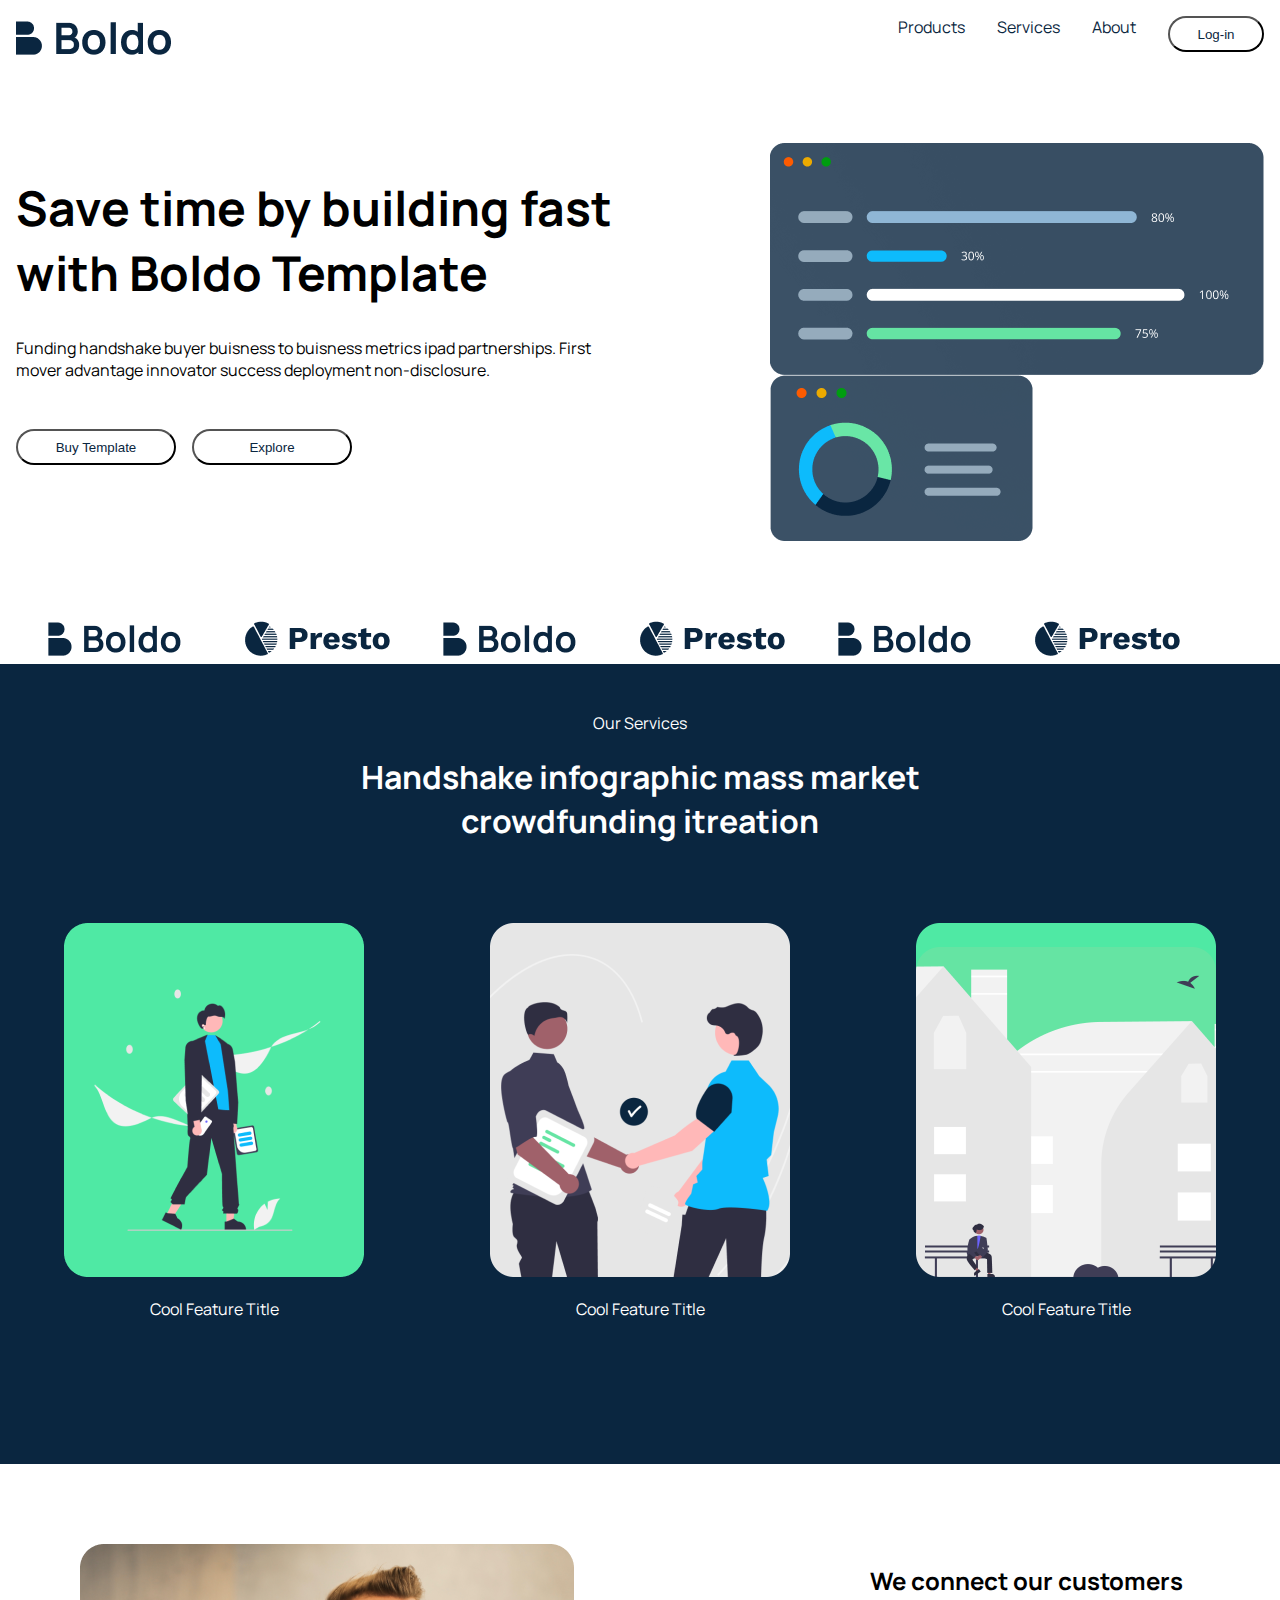
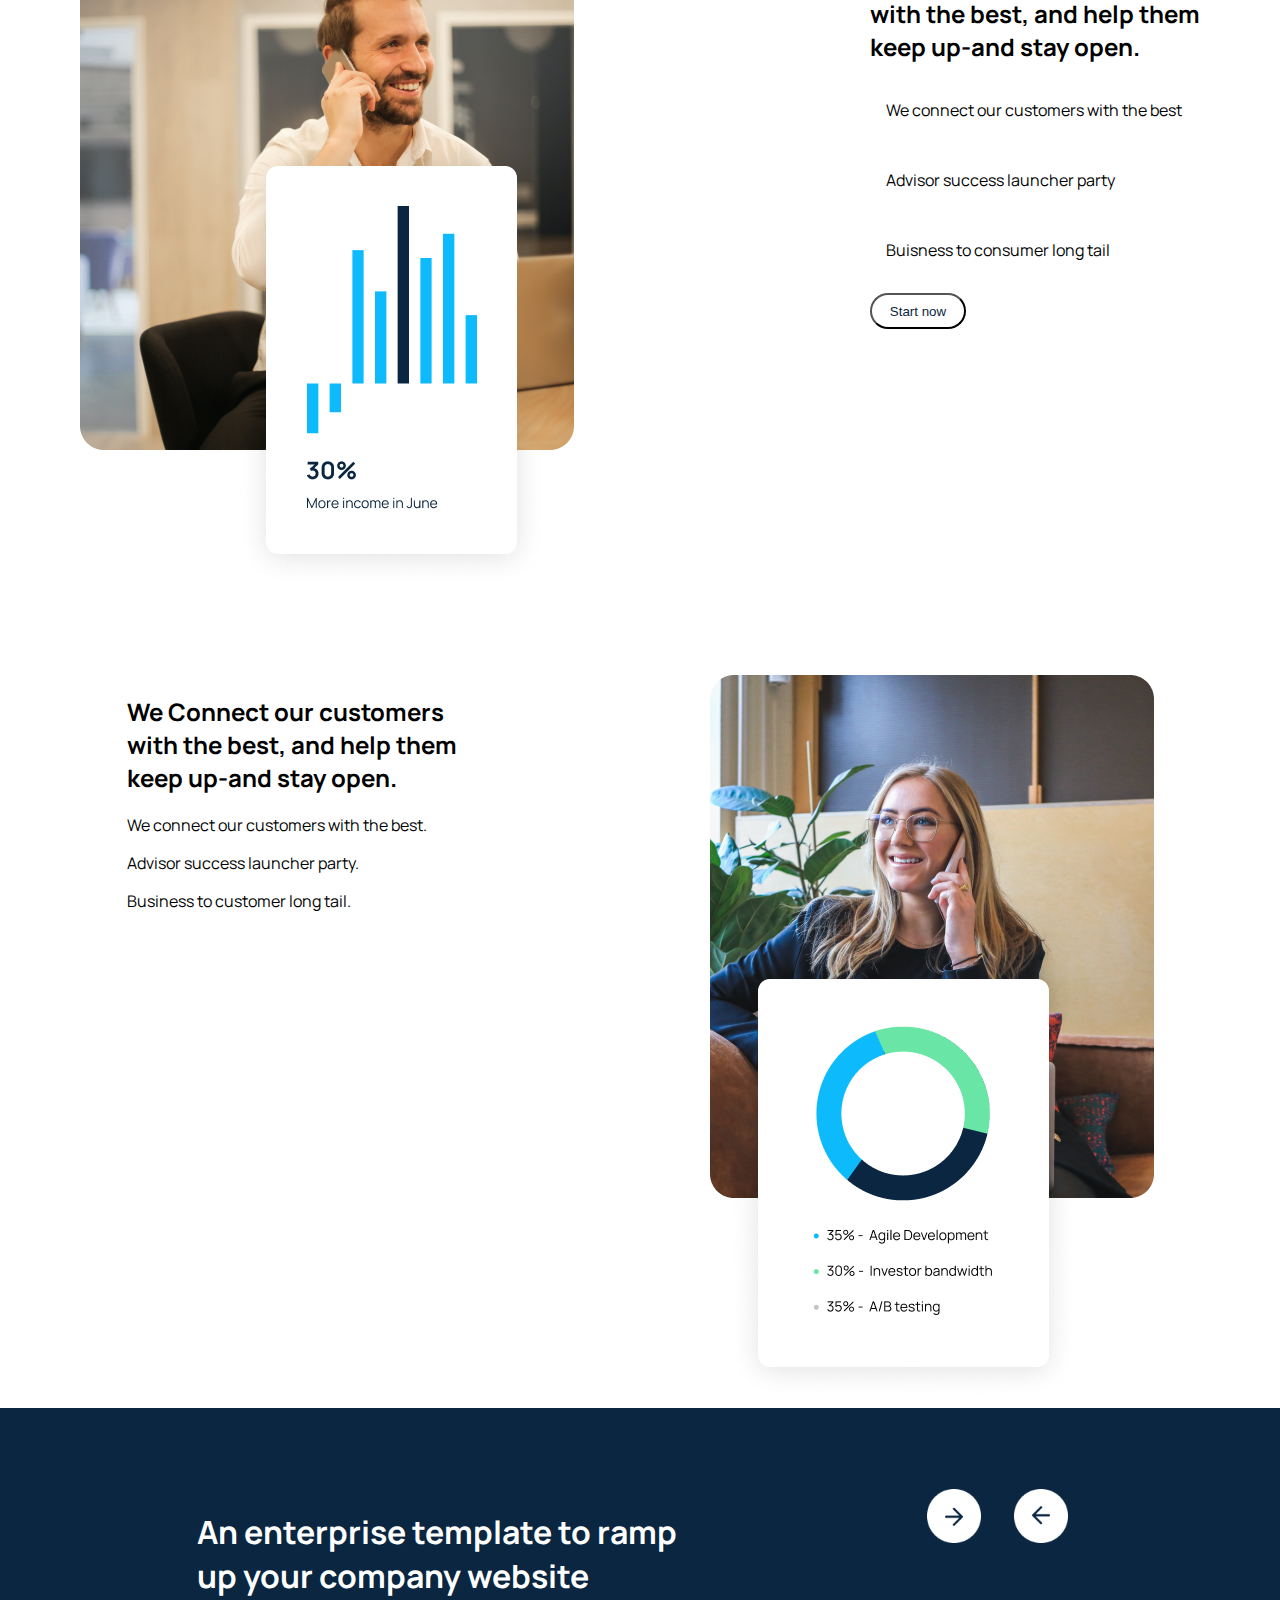
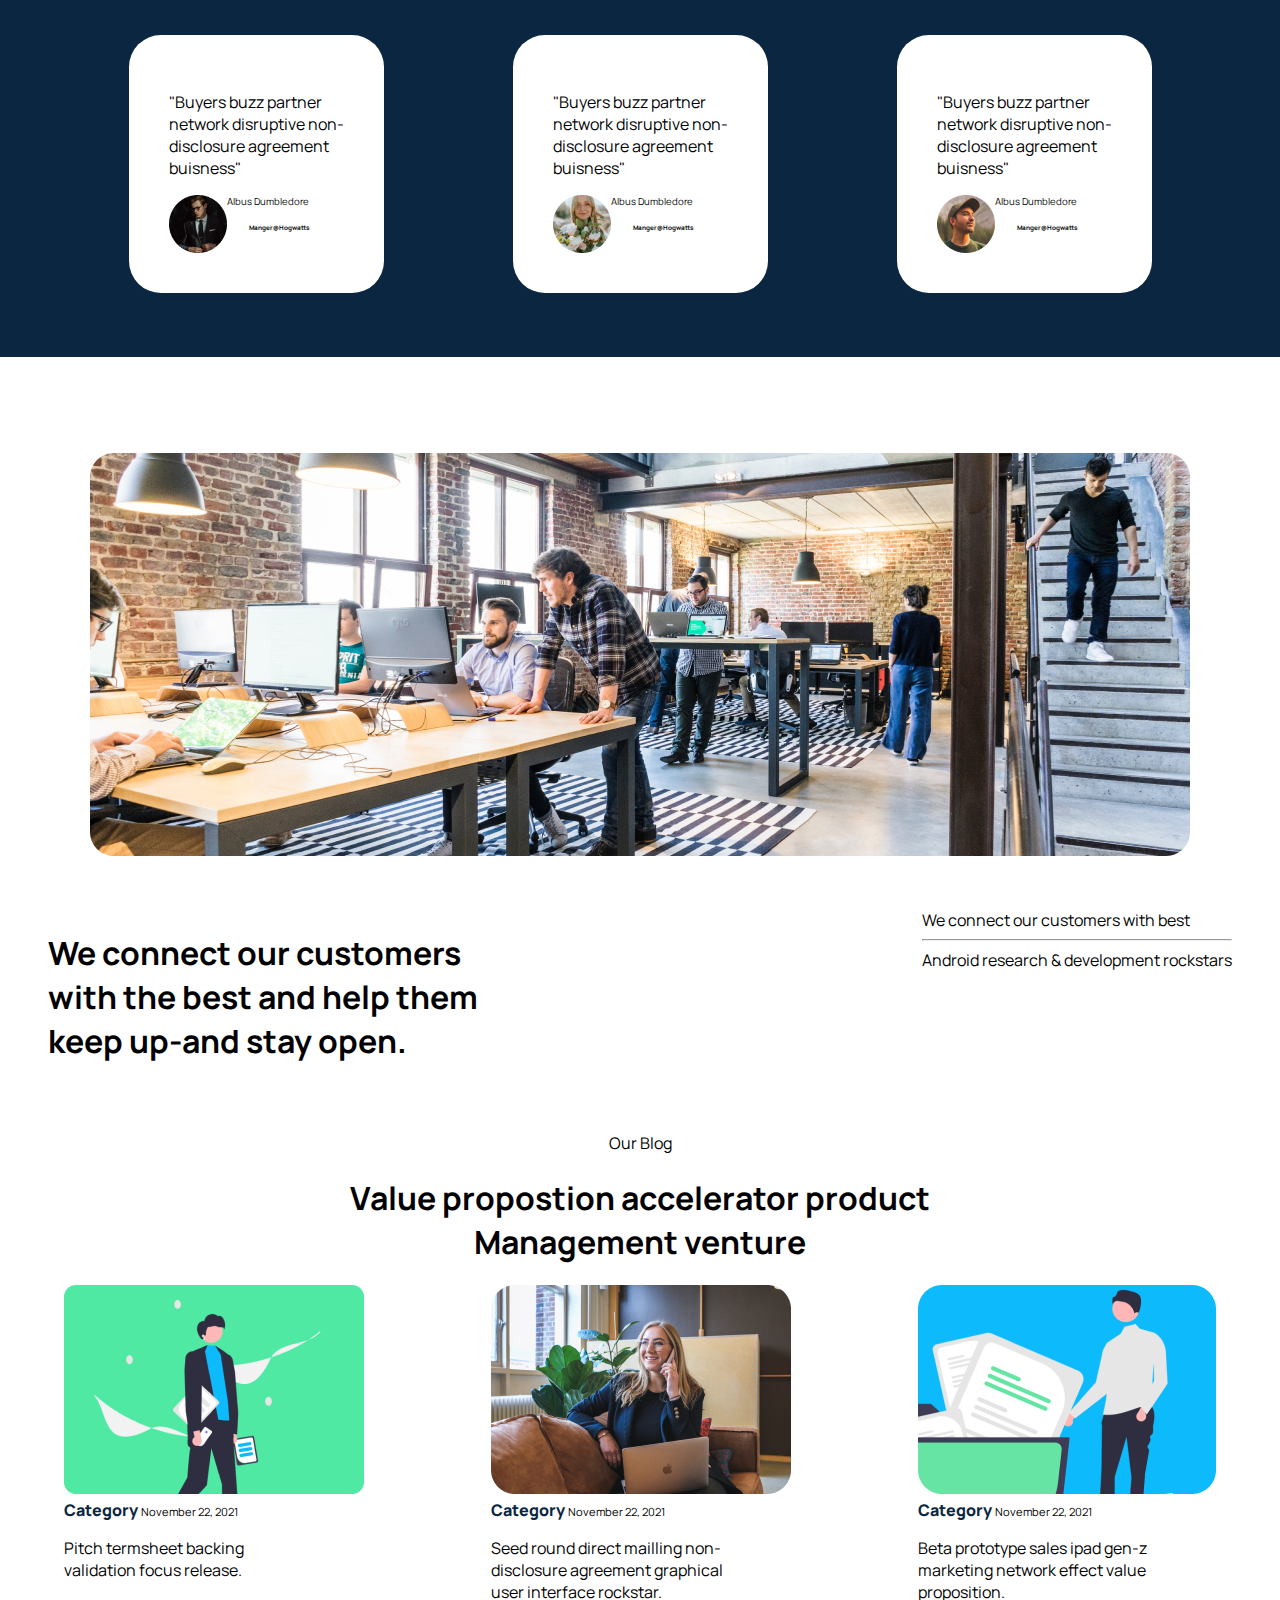
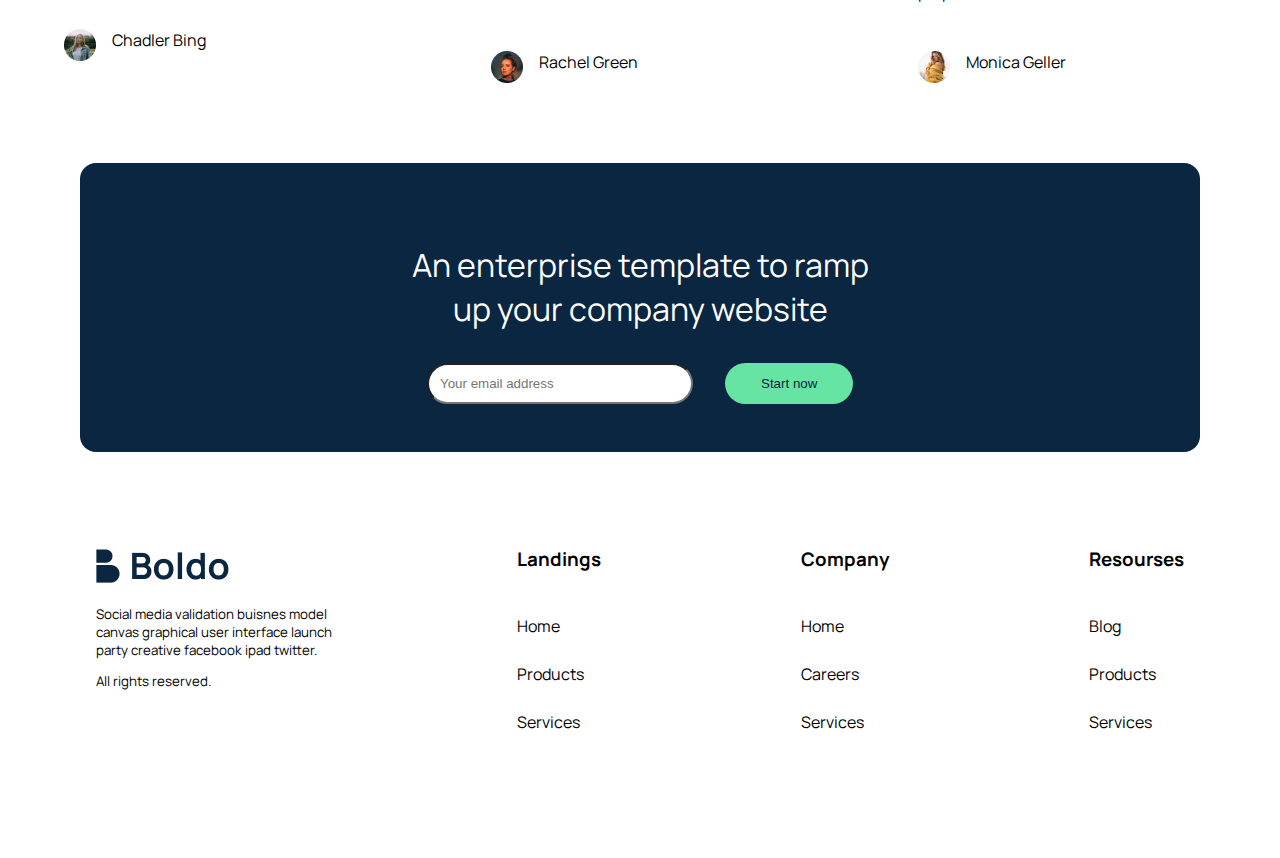
<file: Boldo Website/index.html>
<!DOCTYPE html>
<html lang="en">
<head>
    <meta charset="UTF-8">
    <meta http-equiv="X-UA-Compatible" content="IE=edge">
    <meta name="viewport" content="width=device-width, initial-scale=1.0">
    <link rel="stylesheet" href="./main.css">
    <link rel="stylesheet" href="./MQ.css">
    <link rel="preconnect" href="https://fonts.googleapis.com">
    <link rel="preconnect" href="https://fonts.gstatic.com" crossorigin>
    <link href="https://fonts.googleapis.com/css2?family=Manrope:wght@300&display=swap" rel="stylesheet">
    <title>Welcome to Boldo</title>
</head>

<header>
    <div>
        <img src="./Assets/Logo (1).png" alt="">
    </div>
    
    <div>
        <nav id="nav-links">    
            <a href="">Products</a>
            <a href="">Services</a>
            <a href="About.html">About</a>
            <button id="bt1">Log-in</button>
        </nav>
        <button class="hamburger">
            <div class="bar"></div>
        </button>
    </div>
</header>
<nav class="mobile-nav">
    <a href="#">Products</a>
    <a href="#">Services</a>
    <a href="About.html">About</a>
    <!-- <button id="bt1">Log-in</button> -->
</nav>

<body>
<section id="sec-1">
    <div id="flex-container">
        <div class="p1">
            <h1>Save time by building fast <br> with Boldo Template</h1>
            Funding handshake buyer buisness to buisness metrics ipad partnerships. First<br> mover advantage innovator
            success deployment non-disclosure.
            
            <div id="F-bts">
                <button id="bt1">Buy Template</button>
                <button id="bt1">Explore</button>
            </div>
        </div>

        <div class="illu1">
            <img src="./Assets/Group 256.png" alt="">
            <img src="./Assets/Group 264.png" alt="">
        </div>
    </div> 
        
    <div class="sec2">
            <img src="./Assets/Logo (3).png" class="lg" alt="">
            <img src="./Assets/Logo (2).png" class="lg" alt="">
            <img src="./Assets/Logo (3).png" class="lg" alt="">
            <img src="./Assets/Logo (2).png" class="lg" alt="">
            <img src="./Assets/Logo (3).png" class="lg" alt="">
            <img src="./Assets/Logo (2).png" class="lg" alt="">
        </div>
</section>

<section id="sec-2">
    
    <div>
        Our Services
        <h1>Handshake infographic mass market <br> crowdfunding itreation</h1>
    </div>

    <div id="illu-container">
        
        <div>
            <img src="./Assets/Rectangle 1270.png" alt="">
            <p>Cool Feature Title</p>
        </div>

        <div>
            <img src="./Assets/Rectangle 1270 (1).png" alt="">
            <p>Cool Feature Title</p>
        </div>

        <div>
            <img src="./Assets/Rectangle 1270 (2).png" alt="">
            <p>Cool Feature Title</p>
        </div>
    </div>

</section>

<section id="sec-3">
    <div>
        <img src="./Assets/Group 216.png" alt="">
    </div>

    <div class="cont">
        <h2>We connect our customers<br> with the best, and help them<br>keep up-and stay open. </h2>

        <p class="tg">We connect our customers with the best</p>
        <p class="tg">Advisor success launcher party</p>
        <p class="tg">Buisness to consumer long tail</p>

        <button id="bt1">Start now</button>
    </div>

</section>

<section id="sec-4">
    <div>
        <h2>We Connect our customers<br> with the best, and help them<br> keep up-and stay open.</h2>

        <p>We connect our customers with the best.</p>
        <p>Advisor success launcher party.</p>
        <p>Business to customer long tail.</p>
    </div>

    <div>
        <img src="./Assets/Group 281.png" alt="">
    </div>

</section>

<section id="sec-5">
    
    <div class="sec-5msg">
        <div> 
            <h1>An enterprise template to ramp <br> up your company website</h1>
        </div>

        <div>
            <button class="bt2" ><img src="./Assets/Group 232.png"></button>
            <button class="bt2"><img src="./Assets/Group 233.png"></button>
        </div>
    </div>
      
    <div id="card-container">
        <div class="card">              
            <p>"Buyers buzz partner<br> network disruptive non-<br> disclosure 
            agreement<br> buisness"</p>

            <div class="ss-cont">
                <img src="./Assets/Ellipse 4 (2).png" class="img1" alt="">
              <div>  
                Albus Dumbledore
                <h6>Manger@Hogwatts</h6>
              </div>
            </div>
        </div>

        <div class="card">              
            <p>"Buyers buzz partner<br> network disruptive non-<br> disclosure 
            agreement<br> buisness"</p>

            <div class="ss-cont">
                <img src="./Assets/Ellipse 4.png" class="img1" alt="">
             <div>
                Albus Dumbledore
                <h6>Manger@Hogwatts</h6>
             </div>
            </div>
        </div>

        <div class="card">              
            <p>"Buyers buzz partner<br> network disruptive non-<br> disclosure 
            agreement<br> buisness"</p>

            <div class="ss-cont">
                <img src="./Assets/Ellipse 4 (3).png" class="img1" alt="">
           <div>
                Albus Dumbledore
                <h6>Manger@Hogwatts</h6>
           </div>
        </div>

    </div>
</section>

<section id="sec-6">
    <div>
        <img src="./Assets/Rectangle 1270 (11).png" alt="">
    </div>

    <div class="open-cont">
            <h1>We connect our customers<br> with the best and help them<br> keep up-and stay open.</h1>
        
        <div>
            We connect our customers with best<hr> 
            Android research & development rockstars
        </div>
    </div>

</section>

<section id="sec-7">
    <div class="f-txt">
        Our Blog
        <h1>Value propostion accelerator product<br> Management venture</h1>
    </div>

    <div class="cont-box">
    
        <div>
            <img src="./Assets/Rectangle 1270 (7).png" alt="">
        
            <div class="s-txt">
                <span>Category</span> <w>November 22, 2021</w>

                <p>Pitch termsheet backing<br> validation focus release.</p>
            </div>

            <div class="info">
                <img src="./Assets/Ellipse 10 (2).png" alt="">
                Chadler Bing
            </div>
        </div>
    
        <div>
            <img src="./Assets/Rectangle 1270 (6).png" alt="">
                <div class="s-txt">
                    <span>Category</span> <w>November 22, 2021</w>

                    <p>Seed round direct mailling non-<br>disclosure agreement graphical<br>user interface rockstar.</p>
                </div>

                <div class="info">
                    <img src="./Assets/Ellipse 10 (1).png" alt="">
                    Rachel Green
                </div>
        </div>

        <div>
            <img src="./Assets/Rectangle 1270 (5).png" alt="">
                <div class="s-txt">
                    <span>Category</span> <w>November 22, 2021</w>

                    <p>Beta prototype sales ipad gen-z<br>marketing network effect value<br>proposition.</p>
                </div>

                <div class="info">
                    <img src="./Assets/Ellipse 10.png" alt="">
                    Monica Geller
                </div>
        </div>
    </div>
</section>

<section id="sec-8">
    <p>An enterprise template to ramp<br>up your company website</p>

    <div class="s-ipt">
        <input type="text" class="ipt" placeholder="Your email address"><button id="bt3">Start now</button>
    </div>
</section>

<footer>
    <div class="footer-msg">
        <img src="./Assets/Logo (3).png" alt="">

        <p>Social media validation buisnes model<br> canvas graphical user interface launch<br>
        party creative facebook ipad twitter.</p>

        <p>All rights reserved.</p>
    </div>

    <div class="links">
        
        <ul>
            <li><h3>Landings</h3></li>
            <li>Home</li>
            <li>Products</li>
            <li>Services</li>
        </ul>

        <ul>
            <li><h3>Company</h3></li>
            <li>Home</li>
            <li>Careers</li>
            <li>Services</li>
        </ul>

        <ul>
            <li><h3>Resourses</h3></li>
            <li>Blog</li>
            <li>Products</li>
            <li>Services</li>
        </ul>

    </div>
</footer>
<script src="./main.js">

</script>
</body>
</html>
</file>
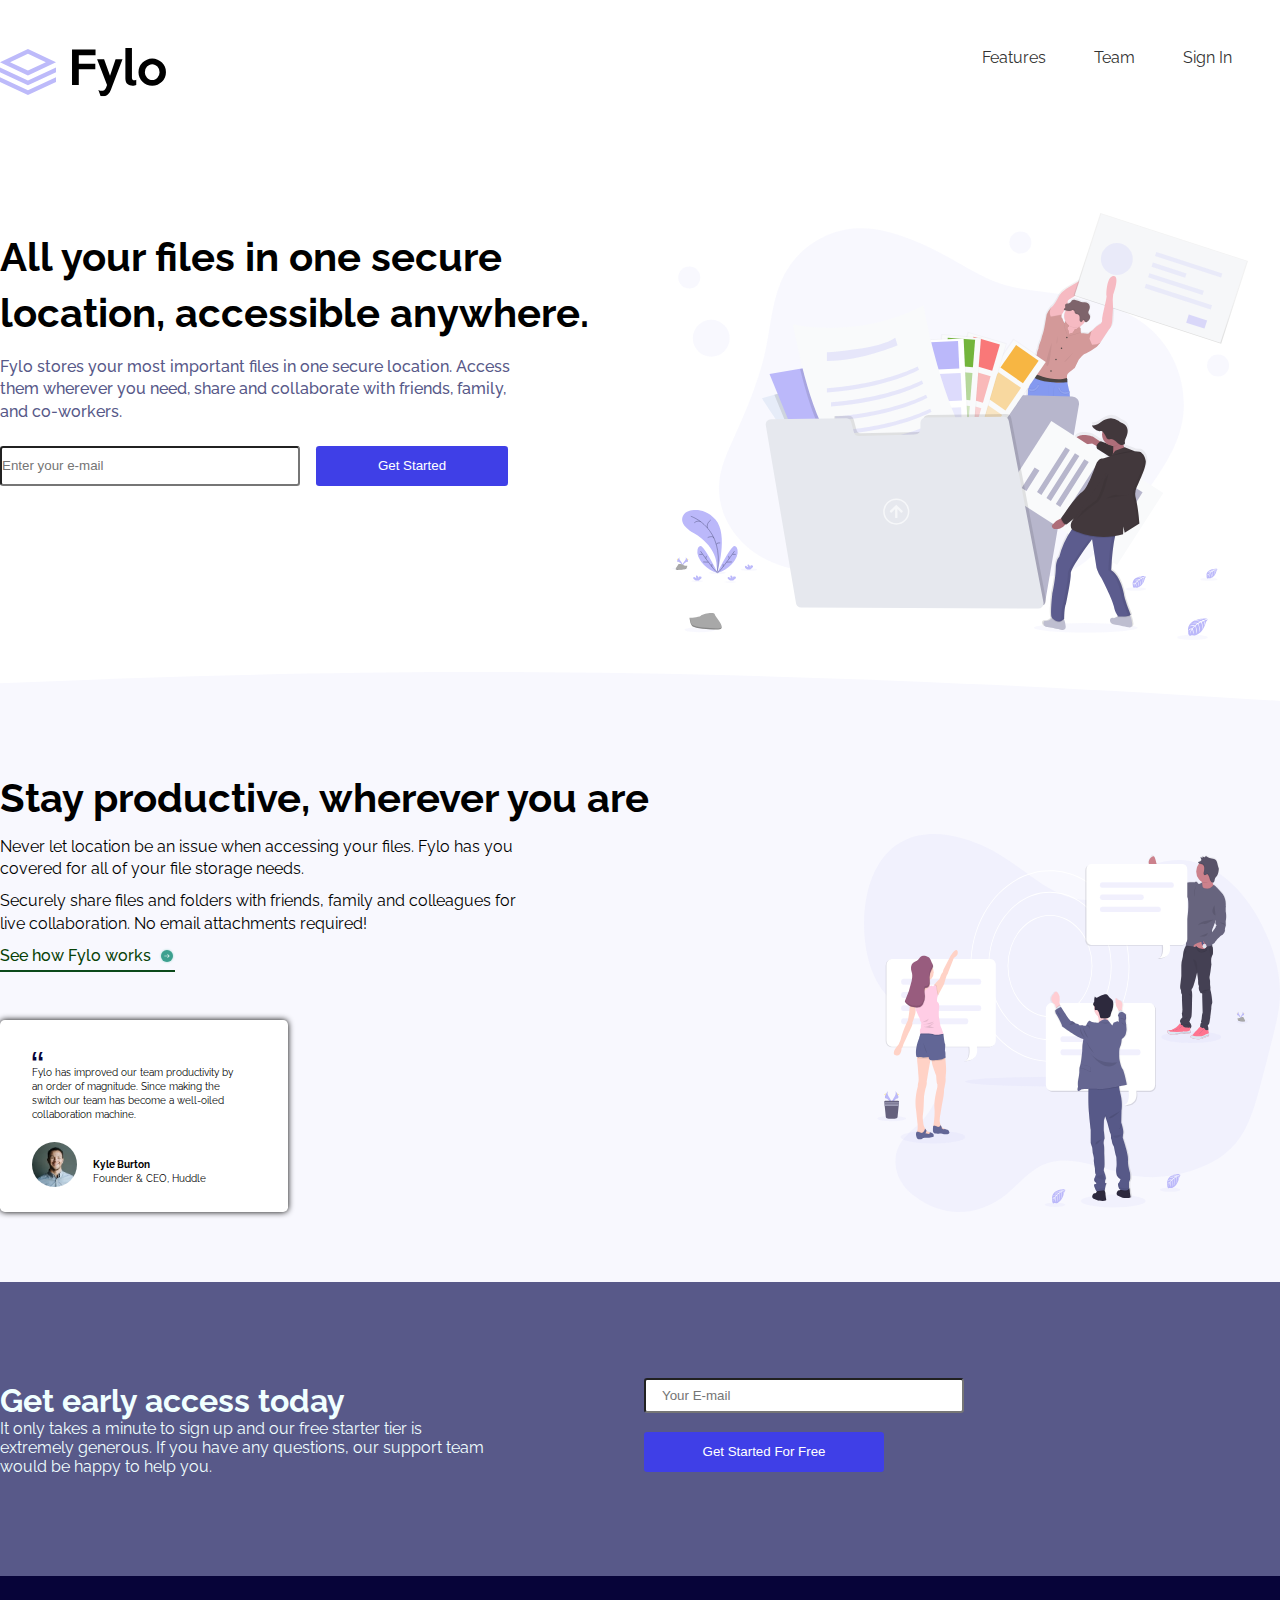
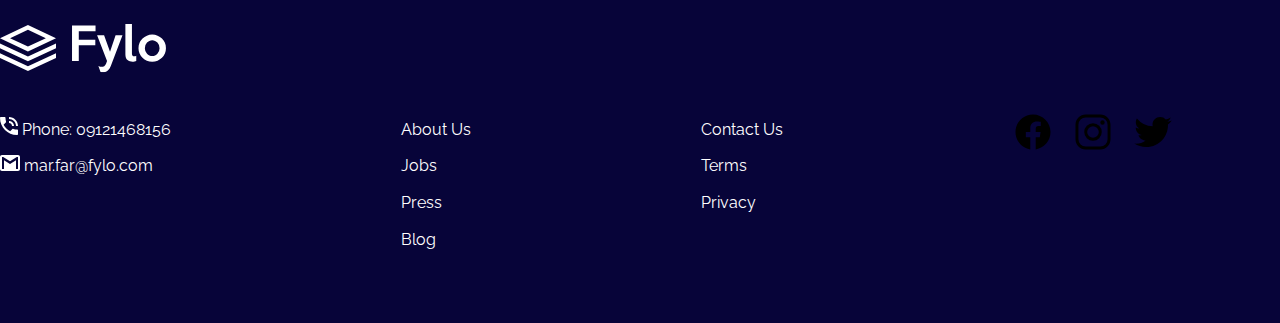
<file: my project/index.html>
<!DOCTYPE html>
<html lang="en">

<head>
  <meta charset="UTF-8">
  <meta http-equiv="X-UA-Compatible" content="IE=edge">
  <meta name="viewport" content="width=device-width, initial-scale=1.0">
  <title>my project</title>
  <link rel="stylesheet" href="style.css">

  <!-- <link rel="stylesheet" href="bootstrap.css"> -->
</head>

<body>
  <div class="container">
    <nav class="nav-bar wrapper">
      <div class="nav__img">
        <img src="./images/logo.svg">
      </div>

      <div>
        <div class="nav--list">
          <span class="li"> <a href=""> Features </a></span>
          <span class="li"> <a href=""> Team </a></span>
          <span class="li"> <a href=""> Sign In </a></span>
        </div>
      </div>

    </nav>

        <div class="mel wrapper">
          <div class="we">
            <h1 class="mtext">All your files in one secure<br> location, accessible anywhere.</h1>
    
            <p class="fpara">Fylo stores your most important files in one secure location.
              Access<br> them wherever you need, share and collaborate with friends,
              family,<br> and co-workers.</p><br>
    
            <div class="btn">
              <input type="email" name="email" placeholder="Enter your e-mail" class="ipt" required> 
              <button class="bt1" src="@" onclick="NewMessage">Get Started</button>
            </div>
          </div>

          <img src="./images/illustration-1.svg" class="img-f">

        </div>



    
      <div class="met">
        <div class="wrapper">
            <div class="we">
              <h1 class="S-head">Stay productive, wherever you are</h1>

              <p class="fp">Never let location be an issue when accessing your files. Fylo has you<br>
                covered for all of your file storage needs.</p>

              <p class="sp">Securely share files and folders with friends, family and colleagues for<br>
                live collaboration. No email attachments required!</p>

              <a href="@" class="link center">See how Fylo works<img src="./images/icon-arrow.svg" alt="" class="s-arrow"></a>


              <div class="next center">
                <img src="./images/icon-quotes.svg" id="mer">
                <p class="img-w">
                  Fylo has improved our team productivity by<br> an order of magnitude. Since
                  making the<br> switch our team has become a well-oiled<br> collaboration machine.</p>

                <div class="img-wrap">
                  <img src="./images/avatar-testimonial.jpg" class="ned">
                  <p class="para"><span id="nm">Kyle Burton</span><br>
                    Founder & CEO, Huddle</p>
                </div>
              </div>

            </div>

            <img src="./images/illustration-2.svg" class="img-l">
          
         </div>

      </div>

  
    <div class="lowcont">
      <div class="wrapper">
        <div class="buut">
          <h1>Get early access today</h1>
          <p>It only takes a minute to sign up and our free starter tier is<br> extremely generous.
             If you have any questions, our support team<br> would be happy to help you.</p>
        </div>

        <div id="lem">
          <p><input type="email" name="email" placeholder="Your E-mail" class="lim" required></p><br>
          <button class="bt2" src="@">Get Started For Free</button>
        </div>
      </div>
    </div>

    <footer>
    <div class="wrapper">
      <div class="footer-logo">
        <svg width="166" height="49" xmlns="http://www.w3.org/2000/svg" xmlns:xlink="http://www.w3.org/1999/xlink"><defs>
          <path class="clr" id="a" d="M.014.03h93.96v48.29H.015z"/></defs><g fill="none" fill-rule="evenodd">
          <path class="clr" d="M0 14.13v.123l27.95 13.13L56 14.209v-.033L27.95 1 0 14.13zm10.077.062L27.95 5.795l17.877 8.397-17.877 8.396-17.874-8.396zM27.95 32.483L0 19.55v4.784l27.95 12.964L56 24.289v-4.784L27.95 32.483zm0 9.703L0 29.25v4.783L27.95 47 56 33.99v-4.784l-28.05 12.98z" fill="#BDBAFA"/><g transform="translate(72)"><mask id="b" fill="#fff"><use xlink:href="#a"/></mask>
          <path class="clr" d="M87.56 24.152a8.1 8.1 0 0 0-2.161-5.573 7.259 7.259 0 0 0-2.34-1.673 6.864 6.864 0 0 0-2.85-.601c-1.01 0-1.961.2-2.852.601a7.257 7.257 0 0 0-2.34 1.673 8.102 8.102 0 0 0-2.16 5.574 8.102 8.102 0 0 0 2.16 5.573 7.257 7.257 0 0 0 2.34 1.672 6.864 6.864 0 0 0 2.851.602c1.01 0 1.96-.2 2.852-.602a7.259 7.259 0 0 0 2.339-1.672 8.1 8.1 0 0 0 2.16-5.574zm6.415 0c0 1.932-.357 3.723-1.07 5.373a13.098 13.098 0 0 1-2.94 4.28c-1.247 1.205-2.71 2.156-4.388 2.854-1.678.699-3.468 1.048-5.369 1.048-1.9 0-3.683-.349-5.346-1.048a13.863 13.863 0 0 1-4.366-2.876 13.351 13.351 0 0 1-2.94-4.302c-.713-1.65-1.07-3.426-1.07-5.329 0-1.873.364-3.634 1.092-5.284a13.92 13.92 0 0 1 2.962-4.325 13.671 13.671 0 0 1 4.367-2.898 13.552 13.552 0 0 1 5.301-1.048c1.901 0 3.69.35 5.369 1.048 1.678.698 3.14 1.65 4.388 2.854 1.248 1.204 2.228 2.638 2.94 4.302.713 1.665 1.07 3.449 1.07 5.351zM64.258 36.905a8.6 8.6 0 0 1-1.715.58c-.638.148-1.3.222-1.982.222a9.84 9.84 0 0 1-2.74-.379 6.003 6.003 0 0 1-2.295-1.226c-.653-.565-1.173-1.3-1.56-2.207-.385-.907-.578-2-.578-3.277V.029h6.549v29.474c0 1.07.215 1.806.646 2.207.43.401.943.602 1.537.602.742 0 1.455-.223 2.138-.669v5.262zM50.492 11.22L38.908 41.854c-.861 2.289-1.99 3.939-3.386 4.95-1.396 1.01-3.06 1.515-4.99 1.515-.297 0-.623-.022-.98-.066a7.352 7.352 0 0 1-1.025-.201l-2.138-5.975a8.486 8.486 0 0 0 1.56.557c.534.134 1.039.201 1.514.201 1.01 0 1.93-.23 2.762-.691.832-.46 1.47-1.315 1.916-2.564l.891-2.586-9.935-25.773h6.995l5.925 16.588 5.57-16.588h6.905zM23.538 7.342H6.786v8.294h16.529v5.618H6.785v15.784H.015V1.412h23.524v5.93z" fill="#000" mask="url(#b)"/></g></g>
        </svg>
      </div>

      <div class="footer-list">
        <div class="contact">
          <ul>
            <li><a href="#"> <img src="./images/icon-phone.svg" alt=""> Phone: 09121468156</a></li>
            <li><a href="#"> <img src="./images/icon-email.svg" alt=""> mar.far@fylo.com</a></li>
          </ul>
        </div>

        <div class="First-list">
          <ul class="links">
            <li><a href="#" class="a-tag">About Us</a></li>
            <li><a href="#" class="a-tag">Jobs</a></li>
            <li><a href="#" class="a-tag">Press</a></li>
            <li><a href="#" class="a-tag">Blog</a></li>
          </ul>
        </div>

        <div class="Second-list">
          <ul>
            <li><a href="#">Contact Us</li> </a>
            <li><a href="#">Terms</li></a>
            <li><a href="#">Privacy</li></a>
          </ul>
        </div>

        <div class="logo1">
          <ul>
            <a href="#"><img src="./images/logo-facebook.svg" class="logo"></a>
            <a href="#"><img src="./images/logo-instagram.svg" class="logo"></a>
            <a href="#"><img src="./images/logo-twitter.svg" class="logo"></a>  
          </ul>
        </div>
      </div>
       
    </div>
    </footer>
  </div>
  <script type="text/javascript">
      //   


  </script>
</body>
</html>
</file>
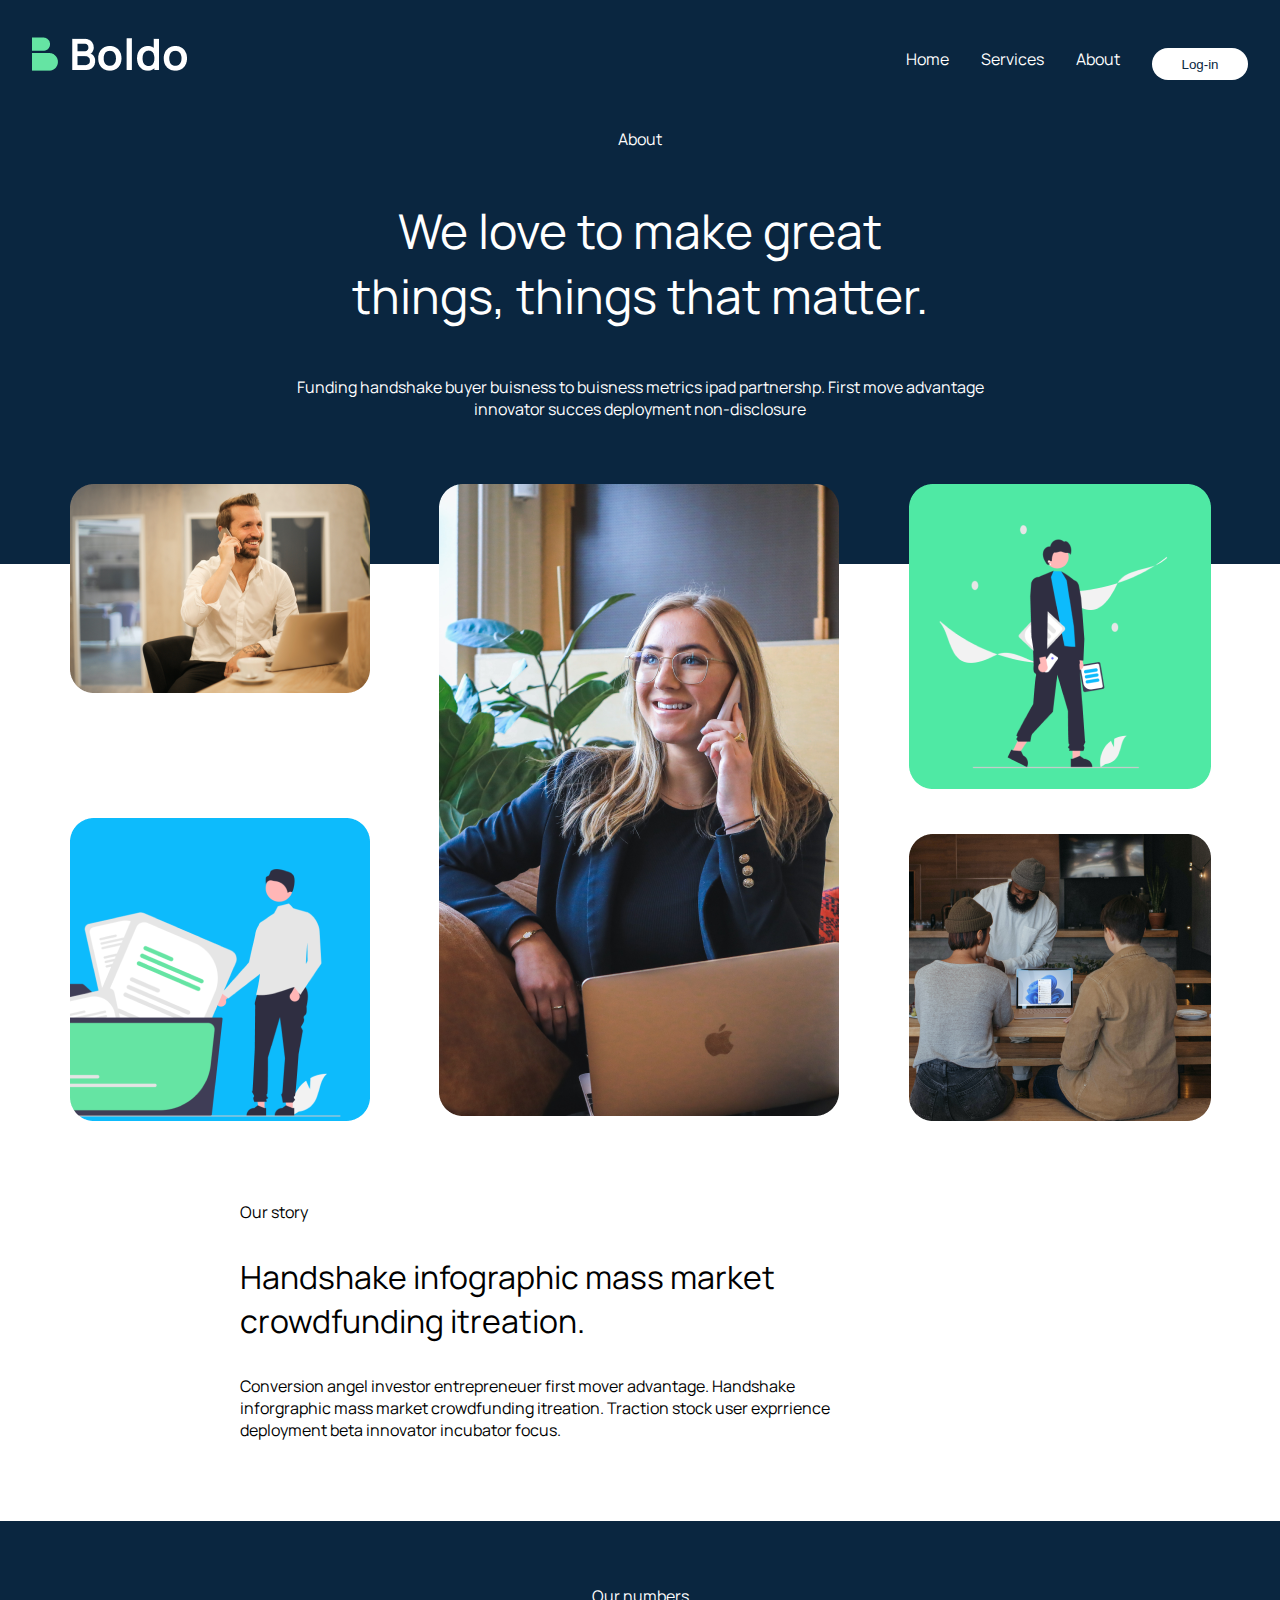
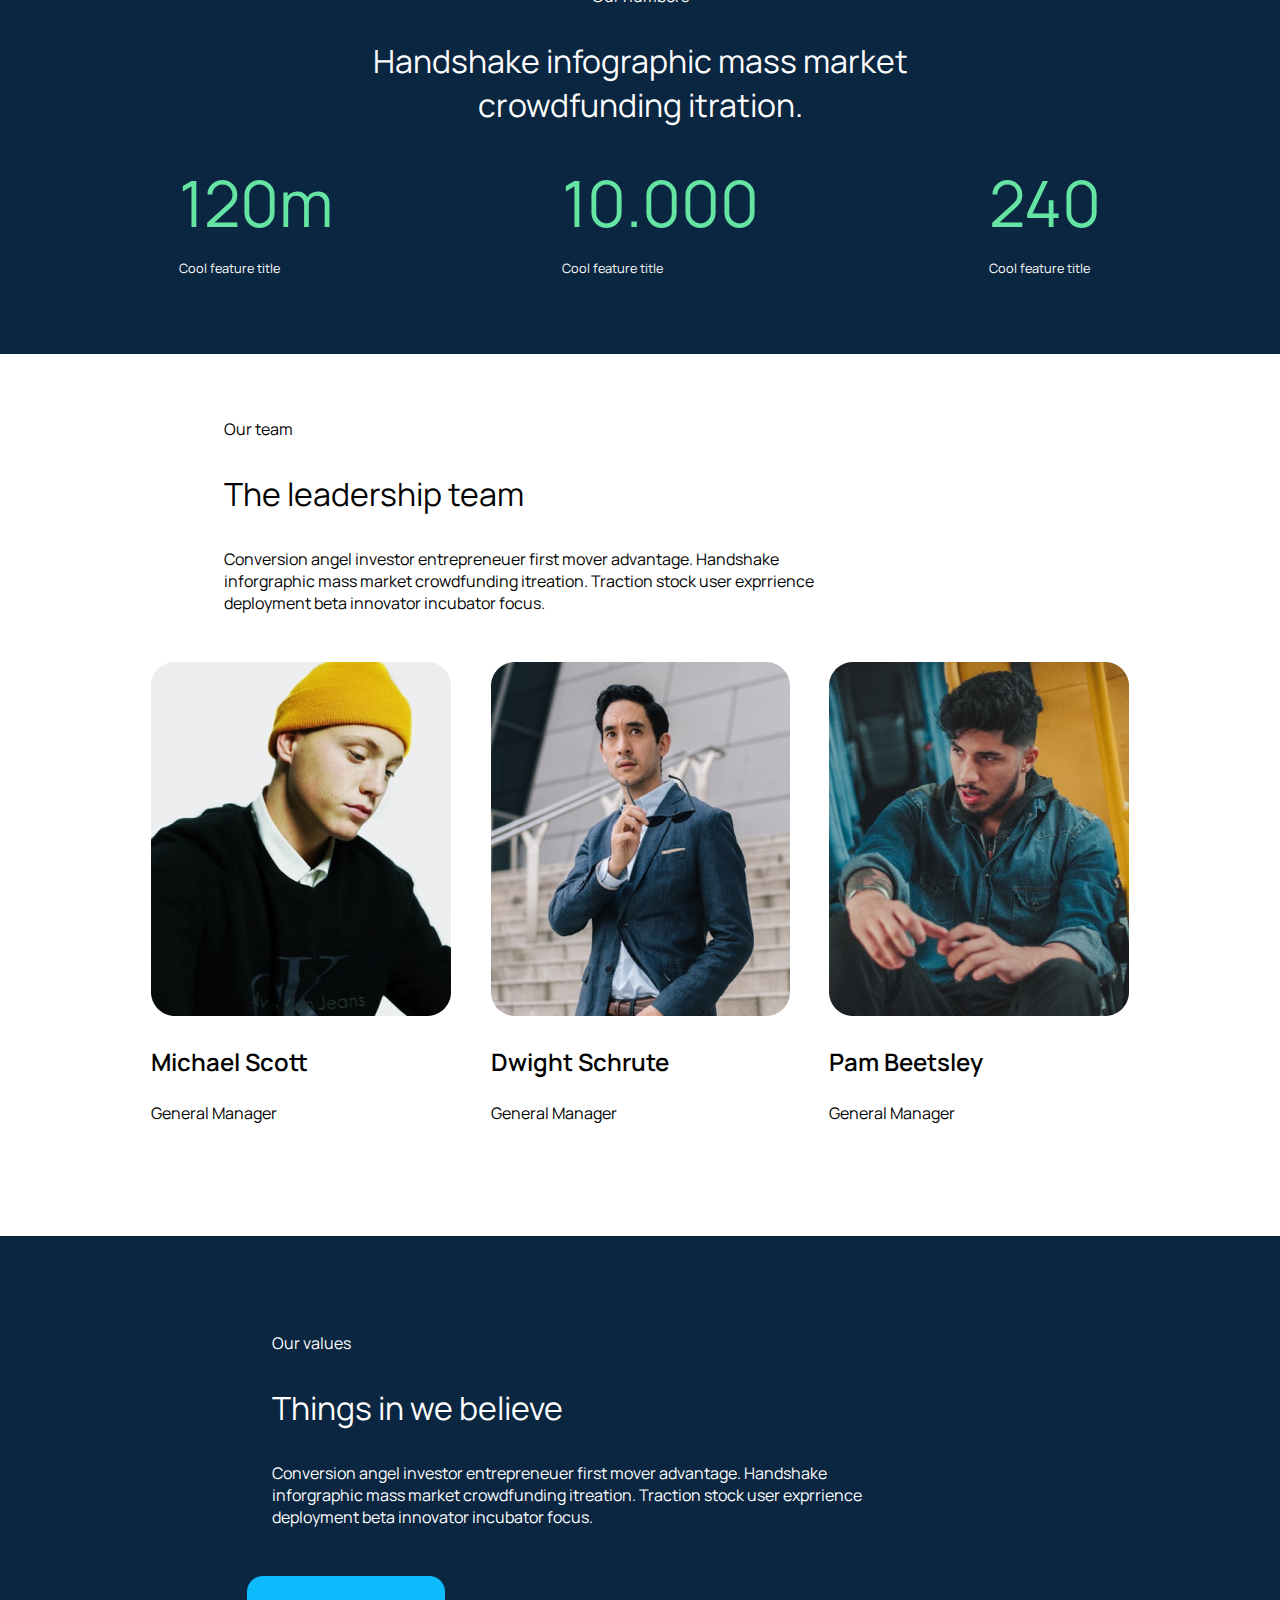
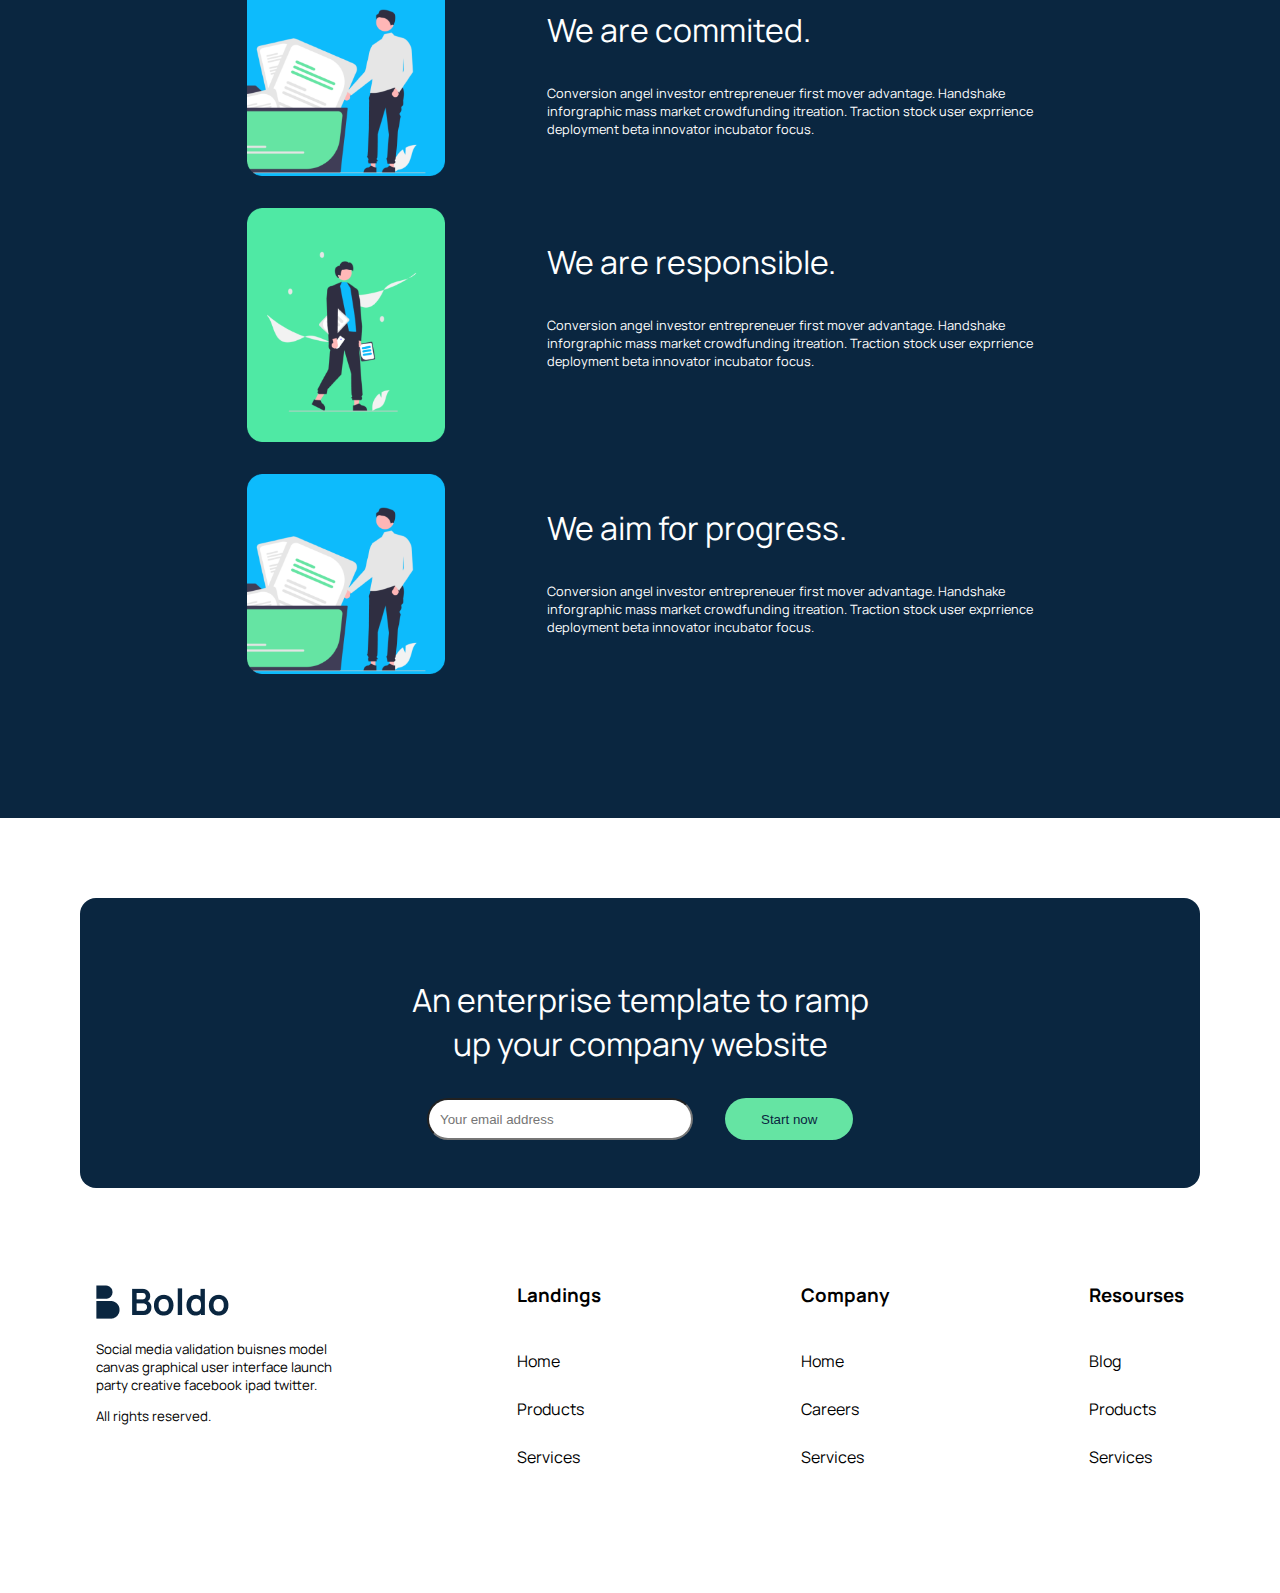
<file: Boldo Website/About.html>
<!DOCTYPE html>
<html lang="en">
<head>
    <meta charset="UTF-8">
    <meta http-equiv="X-UA-Compatible" content="IE=edge">
    <meta name="viewport" content="width=device-width, initial-scale=1.0">
    <link rel="stylesheet" href="./About.css">
    <title>About</title>
</head>

<header>
    <nav >

        <div>
            <img src="./Assets/Logo.png" alt="">
        </div>
        
        <div>
            <ul id="nav-links">
            <a href="index.html"><li>Home</li></a>
                <li>Services</li>
            <a href="About.html"><li>About</li></a>
                <li><button id="bt1">Log-in</button></li>
            </ul>
        </div>
        
    </nav>

    <div id="header-msg">
        About

        <div>
            <p>We love to make great<br> things, things that matter.</p>
            <span>Funding handshake buyer buisness to buisness metrics ipad partnershp. First move advantage <br>
            innovator succes deployment non-disclosure</span> 
        </div>
    </div>
</header>

<body>
    <section id="sec-1">
        <div class="grid1">
            <img src="./Assets/Rectangle 1270 (10).png" alt="">
            <img src="./Assets/Rectangle 1273.png" alt="">
        </div>
        
        <div>
            <img src="./Assets/Rectangle 1271.png" alt="">
        </div>   
        
        <div class="grid3">
            <img src="./Assets/Rectangle 1272.png" alt="">
            <img src="./Assets/Rectangle 1274.png" alt="">
    
        </div>
        
    </section>
    
    <section id="sec-2">
        Our story

        <p>Handshake infographic mass market<br>crowdfunding itreation.</p>
        Conversion angel investor entrepreneuer first mover advantage. Handshake<br>
        inforgraphic mass market crowdfunding itreation. Traction stock user exprrience<br> deployment beta innovator 
        incubator focus.

    </section>

    <section id="sec-3">
        Our numbers

        <p>Handshake infographic mass market <br> crowdfunding itration.</p>
    
        <div class="sec-3-info">
            <div class="info">120m<p>Cool feature title</p></div> 
            <div class="info">10.000<p>Cool feature title</p></div>
            <div class="info">240<p>Cool feature title</p></div>
        </div>
    </section>

    <section id="sec-4">
        <div class="sec-4-msg">    
            Our team
            <p>The leadership team</p>
            Conversion angel investor entrepreneuer first mover advantage. Handshake<br>
            inforgraphic mass market crowdfunding itreation. Traction stock user exprrience<br> deployment beta innovator 
            incubator focus.
        </div>

        <div class="sec-4-TM">
            <div>
                <img src="./Assets/Image (2).png" alt="">
                <p>Michael Scott</p>
                General Manager
            </div>

            <div>
                <img src="./Assets/Image (1).png" alt="">
                <p>Dwight Schrute</p>
                General Manager
            </div>

            <div>
                <img src="./Assets/Image.png" alt="">
                <p>Pam Beetsley</p>
                General Manager
            </div>
        </div>
    </section>

    <section id="sec-5">
        <div class="sec-5-msg">
            Our values
            <p>Things in we believe</p>
            Conversion angel investor entrepreneuer first mover advantage. Handshake<br>
            inforgraphic mass market crowdfunding itreation. Traction stock user exprrience<br> deployment beta innovator 
            incubator focus.
        </div>

        <div  class="sec-5-cards">
            <div class="sec-5-card">
                <img src="./Assets/Rectangle 1273.png" alt="">
                
                <div>
                    <p>We are commited.</p>
                    Conversion angel investor entrepreneuer first mover advantage. Handshake<br>
                    inforgraphic mass market crowdfunding itreation. Traction stock user exprrience<br> deployment beta innovator 
                    incubator focus.
                </div>
            </div>

            <div class="sec-5-card">
                <img src="./Assets/Rectangle 1270.png" alt="">
                
                <div>
                    <p>We are responsible.</p>
                    Conversion angel investor entrepreneuer first mover advantage. Handshake<br>
                    inforgraphic mass market crowdfunding itreation. Traction stock user exprrience<br> deployment beta innovator 
                    incubator focus.
                </div>
            </div>

            <div class="sec-5-card">
                <img src="./Assets/Rectangle 1273.png" alt="">
                
                <div>
                    <p>We aim for progress.</p>
                    Conversion angel investor entrepreneuer first mover advantage. Handshake<br>
                    inforgraphic mass market crowdfunding itreation. Traction stock user exprrience<br> deployment beta innovator 
                    incubator focus.
                </div>
            </div>
        </div>
    </section>

    <section id="sec-6">
        <p>An enterprise template to ramp<br>up your company website</p>
    
        <div class="s-ipt">
            <input type="text" class="ipt" placeholder="Your email address"><button id="bt3">Start now</button>
        </div>
    </section>
    
    <footer>
        <div class="footer-msg">
            <img src="./Assets/Logo (3).png" alt="">
    
            <p>Social media validation buisnes model<br> canvas graphical user interface launch<br>
            party creative facebook ipad twitter.</p>
    
            <p>All rights reserved.</p>
        </div>
    
        <div class="links">
            
                <ul>
                    <li><h3>Landings</h3></li>
                    <li>Home</li>
                    <li>Products</li>
                    <li>Services</li>
                </ul>
    
                <ul>
                    <li><h3>Company</h3></li>
                    <li>Home</li>
                    <li>Careers</li>
                    <li>Services</li>
                </ul>
    
                <ul>
                    <li><h3>Resourses</h3></li>
                    <li>Blog</li>
                    <li>Products</li>
                    <li>Services</li>
                </ul>
    
        </div>
    </footer>
</body>
</html>
</file>
<file: Boldo Website/main.css>
@import url('https://fonts.googleapis.com/css2?family=Manrope:wght@300&display=swap');

body{
    font-family: 'Manrope', sans-serif;
    margin: 0;
    box-sizing: content-box;
}

/* nav */

header{
    display: flex;
    justify-content: space-between;
    margin: 1rem 1rem;
}

#nav-links{
    display: flex;
    list-style: none;
    justify-content: space-between;
    color: #0A2640;
    gap: 2rem;
}

#nav-links a{
    text-decoration: none;
    color: #0A2640;
}

#bt1{
    text-decoration: none;
    color: #0A2640;
    width: 6rem;
    height: 2rem;
    padding: 1rem;
    background-color: transparent;
    display: flex;
    justify-content: center;
    align-items: center;
    border-radius: 5rem;
}

#bt1:hover{
    background-color: #0A2640;
    color: white;
    margin-bottom: 4rem;
    transition: 0.5s;
    border: 0;
}


.hamburger{
    display: none;
}

.mobile-nav{
    display: none;
}

/* Body */

#flex-container, #illu-container{
    display: flex;
    justify-content: space-between;
    margin: 5rem 1rem;
}

#flex-container .p1 h1{
    font-size: 3rem;
}

#F-bts{
    display: flex;
    margin-top: 3rem;
    gap: 1rem;
}

#F-bts #bt1{
    width: 10rem;
}


.sec1{
    padding: 0;
    margin: 0;
    display: flex;
    justify-content: space-between;
    margin-bottom: 5rem;
}

.illu1{
    align-items: flex-start;
    display: flex;
    flex-direction: column;
    justify-content: space-around;
    transition: 0.6s;
}

.lg{
    margin-left: 3rem;
}


#sec-2{
    background-color: #0A2640;
    text-align: center;
    color: white;
    padding: 3rem;
}

#sec-3{
    margin: 5rem;
    display: flex;
    justify-content: space-between;
}

.tg{
    padding: 1rem;
}

#sec-4{
    display: flex;
    justify-content: space-around;
}

#sec-5{
    background-color: #0A2640;
    color: white;
    display: flex;
    flex-direction: column;
    padding: 4rem;
}

.sec-5msg{
    display: flex;
    justify-content: space-around;
    margin: 1rem;
}

.bt2{
    border: 0;
    border-radius: 100%;
    box-sizing: border-box;
    background-color: #0A2640;
    gap: 10;
}

.bt2 img{
    width: 75%;
}

#card-container{
    display: flex;
    justify-content: space-around;
}

.card{
    background-color: white;
    color: black;
    border: 0.4rem white;
    border-radius: 2rem;
    padding: 2.5rem;
    font-size: 1rem;
}

.ss-cont{
    display: flex;
    text-align: right;
    font-size: 0.6rem;
}

.img1{
    position: relative;
}

#sec-6{
    display: flex;
    flex-direction: column;
    text-align: center;
    margin-top: 6rem;
}

.open-cont{
    display: flex;
    justify-content: space-between;
    margin: 3rem;
    text-align: left;
}

.open-cont h1{
    font-size: 2rem;
}

.f-txt{
    text-align: center;
}

.f-txt h1{
    font-size: 2rem;
}

.cont-box{
    display: flex;
    justify-content: space-around;
}

.s-txt span{
    color: #0A2640;
    font-weight: 1000;
}

.s-txt w{
    font-size: 70%;
}

.info{
    display: flex;
    text-align: center;
    gap: 1rem;
    margin-top: 3rem;
}

#sec-8{
    font-size: 2rem;
    text-align: center;
    color: white;
    border-radius: 1rem;
    margin: 5rem;
    padding: 3rem;
    background-color: #0A2640;
}

.ipt{
    padding: 0.7rem;
    border-radius: 2rem;
    width: 15rem;
}

#bt3{
    background-color: #65E4A3;
    color: #0A2640;
    border: 1rem #65E4A3;
    width: 8rem;
    padding: 0.7rem;
    border-radius: 5rem;
    text-align: center;
}

.s-ipt{
    display: flex;
    justify-content: center;    
    gap: 2rem;
}

footer{
    display: flex;
    justify-content: space-between;
    margin: 6rem;
}

.footer-msg p{
    font-size: smaller;
}

.links{
    display: flex;
    align-content: center;
    gap: 10rem;
    margin-top: -3rem;
}

.links ul{
    list-style: none;   
    line-height: 3rem;
}
</file>
<file: Boldo Website/MQ.css>
@media (max-width: 480px) {
    
    body{
        width: 100%;
    }

    header img{
        width: 6rem;
    }

    #nav-links{
        display: none;
    }

    .hamburger{
        position: relative;
        display: block;
        width: 3.5rem;
        height: 3.5rem;
        cursor: pointer;
    
        appearance: none;
        outline: none;
        border: none;
        background: none;
    }
    
    .hamburger .bar, .hamburger::after, .hamburger::before{
        content: '';
        display: block;
        width: 100%;
        height: 0.5rem;
        background-color: #0A2640;
        margin: 0.6rem 0rem;
        transition: 0.4s;
    }
    
    .hamburger.is-active::before{
        transform: rotate(-45deg) translate(-0.8rem, 0.6rem);
    }
    
    .hamburger.is-active::after {
        transform: rotate(45deg) translate(-0.9rem, -0.8rem);
    }
    
    .hamburger.is-active .bar{
        opacity: 0;
    }
    
    .mobile-nav{
        position: fixed;
        top: 0;
        left: 100%;
        width: 100%;
        min-height: 100vh;
        display: block;
        z-index: 98;
        background-color: transparent;
        padding-top: 12rem;
        transition: 0.4s;
    }
    
    .mobile-nav.is-active {
        left: 0;
    }
    
    .mobile-nav a{
        display: block;
        margin: 0 auto 1rem;
        width: 100%;
        max-width: 15rem;
        text-align: center;
        padding: 1rem 1rem;
        background-color: #07131f;
        text-decoration: none;
        color: white;
    }
    
    .mobile-nav a:hover{
        background-color: #65E4A3;
    }
    

    /* body */

    #flex-container{
        display: block;
        margin: 2rem;
    }

    #F-bts{
        display: flex;
        flex-direction: column;
        gap: 1rem;
        justify-content: center;
        width: 100%;
        margin: 4rem;
        position: relative;
        padding: 0;
    }
    
    #flex-container .p1 h1{
        font-size: 1.6rem;
    }

    #flex-container img{
        width: 14rem;
        justify-content: center;
    }

    .illu1{
        display: block;
        margin: 0 2rem;
    }

    .p1{
        text-align: center;
        font-size: 0.7rem;
    }

    .sec2{
        display: none;
    }

    #illu-container{
        display: block;
    }

    #sec-2 img{
        width: 10rem;
    }

    #sec-3{
        display: flex;
        flex-direction: column;
        font-size:  small;
        margin: 3rem 0;
        text-align: center;
    }

    #sec-3 #bt1{
        margin-left: 7rem;
    }

    #sec-3 img{
        width: 16rem;
        margin: 0 3rem;
    }

    .cont{
        text-align: center;
    }

    #sec-4{
        display: flex;
        flex-direction: column-reverse;
        text-align: center;
    }

    #sec-4 img{
        width: 17rem;
        margin: 2rem;
    }

    #sec-5{
        padding: 3rem;
        display: flex;
        flex-direction: column;
    }
    
    .sec-5msg{
        display: flex;
        flex-direction: column;
        gap: -10rem;
        margin: 0;
        text-align: center;
    }

    #card-container{
        display: flex;
        flex-direction: column;
        gap: 3rem;
    }

    #sec-6{
        display: flex;
        flex-direction: column;
    }

    #sec-6 img{
        width: 19rem;
    }

    .open-cont{
        display: block;

    }

    #sec-7{
        margin: 0;
        text-align: justify;
    }

    .cont-box{
        display: flex;
        flex-direction: column;
        justify-content: center;
        gap: 2rem;
        margin: 2rem;
    }

    #sec-8{
        margin: 0;
        padding: 3rem;
        font-size: 1.8rem;
    }

    .s-ipt{
        display: block;
        margin: 0;
        padding: 0;
    }

    #bt3{
        width: 17rem;
    }

    footer{
        display: block;
        text-align: left;
        margin: 1rem;
    }

    .links{
        display: block;
        margin: 3rem 0;
    }
}
</file>
<file: my project/style.css>
@import url('https://fonts.googleapis.com/css2?family=Raleway:ital,wght@0,200;0,400;0,500;0,600;0,700;0,800;0,900;1,200;1,300&display=swap');

*{
    margin: 0;
    padding: 0;
    box-sizing: border-box;
}

body{ 
    width: 100vw;   
    box-sizing: content-box;
    margin: 0;
    font-family: 'Raleway';
    font-weight: 400;
    overflow-x: hidden;
}

a{
    text-decoration: none;
    color: #333;
}

li{
    list-style: none;
}

.wrapper{
    max-width: 1370px;
    width: 100%;
    margin: 0 auto;
}
.container{
    width: 100%;
    margin-left: 0;
}



/* nav-bar */

.nav-bar{
    display: flex;
    flex-direction: row;
    padding-top: 3rem;
    justify-content: space-between;
}

.nav__img{
    padding-bottom: 5rem;
}

.nav--list{
    list-style: none;
    display: flex;
    text-align: right;
}

.li{
    padding-right: 3rem;
}



/* first-body */

.img-f{
    width: 100%;
    margin: 0 auto;
    padding: 5%;
}


.mel{
    display: grid;
    grid-template-columns: repeat(auto-fit, minmax(350px, 1fr));
}

.mtext{
    font-weight: bolder;
    font-size: 40px;
    margin-bottom: 15px;
    line-height: 1.4;
}

.fpara{
    font-weight: 500;
    color: hsl(238, 22%, 44%);
}


.bt1{
    text-decoration: none;
    color: white;
    width: 12rem;
    height: 2.5rem;
    background-color: rgb(63, 63, 231);
    display: flex;
    justify-content: center;
    align-items: center;
    border-radius: 0.2rem;
    border: 0;
    box-shadow: 0px 0px 0px black;
    margin-left: 1rem;
}

button:hover{
    background-color: rgb(20, 20, 92);
    color: white
}

.ipt{
    width: 300px;
    border-radius: 0.2rem;
}
    
.btn{
    display: flex;
    /* justify-content: space-between; */
}

.img-l{
    width: 40%;
    padding-top: 7rem;
    padding-left: 6rem;
}

.met{
    background: url(./images/bg-curve-desktop.svg) no-repeat center center/cover;
    padding-top: 50px;
    padding-bottom: 70px;
    width: 100%;
    /* margin-left: -3%; */
}

.met .wrapper{
    display: flex;
    justify-content: space-between;
}

.we{
    padding-top: 3rem;
    line-height: 1.4;
}

.S-head{
    font-weight: bolder;
    font-size: 40px;
    margin-bottom: 10px;
}

.fp{
    margin-bottom: 10px;
}

.sp{
    margin-bottom: 10px;
}

.link{
    color: rgb(7, 65, 7);
    font-weight: 500;
    display: flex;
    align-items: center;
    padding-bottom: 2px;
    border-bottom: 2px solid rgb(11, 73, 26);
    width: fit-content;
}

.s-arrow{
    padding-left: 8px;
}

.next{
    background-color: white;
    margin-top: 3rem;
    border: 0.4rem whitesmoke;
    border-radius: 0.3rem;
    box-shadow: 0rem 0rem 0.4rem 0rem black;
    width: 18rem;
    height: 12rem;
    padding-top: 2rem;
    padding-left: 2rem;
    padding-right: 2rem;
    padding-bottom: 2rem;
    font-size: 10px;
}

#mer{
    width: 5%;
}

.ned{
    border-radius: 50%;
    width: 20%;
}

.img-wrap{
    display: flex;
    flex-flow: row;
    margin-top: 20px;
}

.para{
    font-size: x-small;
    padding-top: 1rem;
    padding-left: 1rem;
    
}

#nm{
    font-weight: bolder;
    text-align: center;
}



/* second-body */
.lowcont{
    background-color: hsl(238, 22%, 44%);
    width: 100%;
    /* margin-left: -3%; */
}

.lowcont .wrapper{
    display: flex;
}

.buut{
    padding-top: 100px;
    padding-bottom: 100px;
    color: azure;
}

#lem{
    padding-left: 10rem;
    padding-top: 6rem;
}

.lim{
    width: 20rem;
    padding-left: 1rem;
    padding-right: 1rem;
    padding-top: 0.5rem;
    padding-bottom: 0.5rem;
    border-radius: 0.2rem;
}

.bt2{
    text-decoration: none;
    color: white;
    width: 15rem;
    height: 2.5rem;
    background-color: rgb(63, 63, 231);
    display: flex;
    justify-content: center;
    align-items: center;
    border-radius: 0.2rem;
    border: 0;
    box-shadow: 0px 0px 0px black;
}


/* footer */


footer{
    background-color: hsl(243, 87%, 12%);
    width: 100%;
    /* margin-left: -3%; */
}

footer .wrapper{
    padding-bottom: 4rem;
    padding-top: 3rem;
    padding-left: 0;
    color: antiquewhite;
}

.footer-list .logo1 ul{
    display: flex;
    gap: 20px;
}
.footer-list .logo1 img{
    width: 40px;
}

footer .footer-logo{
    margin-bottom: 35px;
}

footer .footer-logo .clr{
    fill: #fff;
}

.footer-list{
    display: flex;
    gap: 230px;
    line-height: 2.3;
}

.footer-list li a{
    color: #fff;
}




@media(max-width:800px) {

*{  
    padding: 0;
}

.container{
    contain: content;
    width: 100%;
    text-align: center;
    display: flex;
    flex-direction: column;
    padding: 0 auto;
}


/* nav-bar */

.nav-bar{
    display: flex;
    flex-direction: row;
    padding-left: 1rem;
    margin: 0;
}

.nav__img img{
    width: 70%;
    margin-right: 1rem;
}

.nav--list{
    display: flex;
    text-align: right;
    
}

.li{
    display: flex;
    gap: 2%;
    font-size: 0.6rem;
}

/* first-body */

.img-f{
    width: 100%;
    margin: 0 auto;
    
}


.mel{
    display: flex;
    flex-direction: column-reverse;
    align-content: center;
}

#mel{
    align-items: center;
}

.we{
    display: flex;
    flex-direction: column;
    justify-content: center;
    font-size: 16px;
    
}

.btn{
    display: flex;
    flex-direction: column;
    padding: 0 auto;
    align-items: center;
}

.bt1{
    width: 19rem;
    margin: 0 0 2% 0;
}

.met .wrapper{
    display: flex;
    flex-direction: column-reverse;
    align-content: center;
    padding: 5%;
    justify-content: center;
}

.met h1{
    font-size: 1.5rem;
}

.fp, .sp{
    text-align: left;
    font-size: 0.9rem;
    padding: 2%;
}

.met .link{
    margin-bottom: 7%;
    color: rgb(9, 119, 101);
}

.img-l{
    width: 100%;
    height: 100%;
    padding: 0;
}

.center{
    margin: 0 auto;
}

.next{
    text-align: left;
}

.ipt{
    width: 19rem;
    height: 2.5rem;
    margin-bottom: 1rem;
}


/* Second-body */


.lowcont .wrapper{
    display: flex;
    flex-direction: column;
    align-content: center;
    margin: 1%;
}

#lem{
    display: flex;
    flex-direction: column;
    padding: 1% 1% 10% 1%;
    align-items: center;
}

.lim{
    width: 19rem;
}

.bt2{
    width: 19rem;
}


/* footer */



footer{
    display: flex;
    flex-direction: column;
    margin-right: 2rem;
}

.footer-logo{
    margin-left: 10%;
    text-align: left;
}

.footer-list{
    display: list-item;
}

.contact{
    margin-left: 10%;
    margin-bottom: 2rem;
    text-align: left;
}

.First-list{
    margin-left: 10%;
    margin-bottom: 3rem;
    text-align: left;
}

.Second-list{
    margin-left: 10%;
    margin-bottom: 3rem;
    text-align: left;
}

.logo1{
    margin-left: 30%;
    justify-items: center;
}
}
</file>
<file: Boldo Website/About.css>
@import url('https://fonts.googleapis.com/css2?family=Manrope:wght@300&display=swap');  

body{
    font-family: 'Manrope', sans-serif;
    margin: 0;
    box-sizing: content-box;
    width: 100%;
}

header{
    padding: 2rem;
    background-color: #0A2640;
}

/* nav */

nav{
    display: flex;
    justify-content: space-between;
}

#nav-links{
    color: white;
    display: flex;
    list-style: none;
    justify-content: space-between;
    gap: 2rem;
}

#nav-liks, a{
    text-decoration: none;
    color: white;
}

#bt1{
    text-decoration: none;
    color: #0A2640;
    width: 6rem;
    height: 2rem;
    padding: 1rem;
    background-color: white;
    display: flex;
    justify-content: center;
    align-items: center;
    border: 1rem white;
    border-radius: 5rem;
}

#bt1:hover{
    background-color: #0A2640;
    color: white;
}

#header{
    margin-bottom: 1rem;
}

#header-msg{
    text-align: center;
    color: white;
    margin-top: 2rem;
    margin-bottom: 7rem;
}

#header-msg p{
    font-size: 3rem;
}

#sec-1{
    display: flex;
    justify-content: space-evenly;
    margin-top: -5rem;
}

.grid1{
    display: flex;
    flex-direction: column;
    justify-content: space-between;
}

.grid3{
    display: flex;
    flex-direction: column;
    justify-content: space-between;
}

#sec-2{
    padding-left: 10rem;
    margin: 5rem;
}

#sec-2 #sec-3, p{
    font-size: 2rem;
}

#sec-3{
    background-color: #0A2640;
    color: white;
    padding: 4rem;
    text-align: center;
}

#sec-3 div{
    color: #65E4A3;
    font-size: 4rem;
}

.sec-3-info{
    display: flex;
    justify-content: space-around;
}


#sec-3-info, .info  p{
    color: white;
    font-size: 0.8rem;
    text-align: left;
}

#sec-4{
    padding: 4rem;
}

.sec-4-msg{
    padding-left: 10rem;
}

.sec-4-TM{
    display: flex;
    justify-content: space-evenly;
    margin: 3rem;
}

.sec-4-TM p{
    font-size: 1.5rem;
    font-weight: 600;
}

#sec-5{
    background-color: #0A2640;
    color: white;
    padding: 6rem;
}

.sec-5-msg{
    padding-left: 11rem;
}

.sec-5-cards{
    margin: 3rem;
    display: flex;
    flex-direction: column;
    justify-content: space-between;
    gap: 2rem;   
}

.sec-5-card{
    display: flex;
    justify-content: space-evenly;
    font-size: 0.8rem;
}

.sec-5-card img{
    width: 20%;
}

#sec-6{
    font-size: 3rem;
    text-align: center;
    color: white;
    border-radius: 1rem;
    margin: 5rem;
    padding: 3rem;
    background-color: #0A2640;
}

.ipt{
    padding: 0.7rem;
    border-radius: 2rem;
    width: 15rem;
}

#bt3{
    background-color: #65E4A3;
    color: #0A2640;
    border: 1rem #65E4A3;
    width: 8rem;
    padding: 0.7rem;
    border-radius: 5rem;
    text-align: center;
}

.s-ipt{
    display: flex;
    justify-content: center;    
    gap: 2rem;
}

footer{
    display: flex;
    justify-content: space-between;
    margin: 6rem;
}

.footer-msg p{
    font-size: smaller;
}

.links{
    display: flex;
    align-content: center;
    gap: 10rem;
    margin-top: -3rem;
}

.links ul{
    list-style: none;   
    line-height: 3rem;
}
</file>
